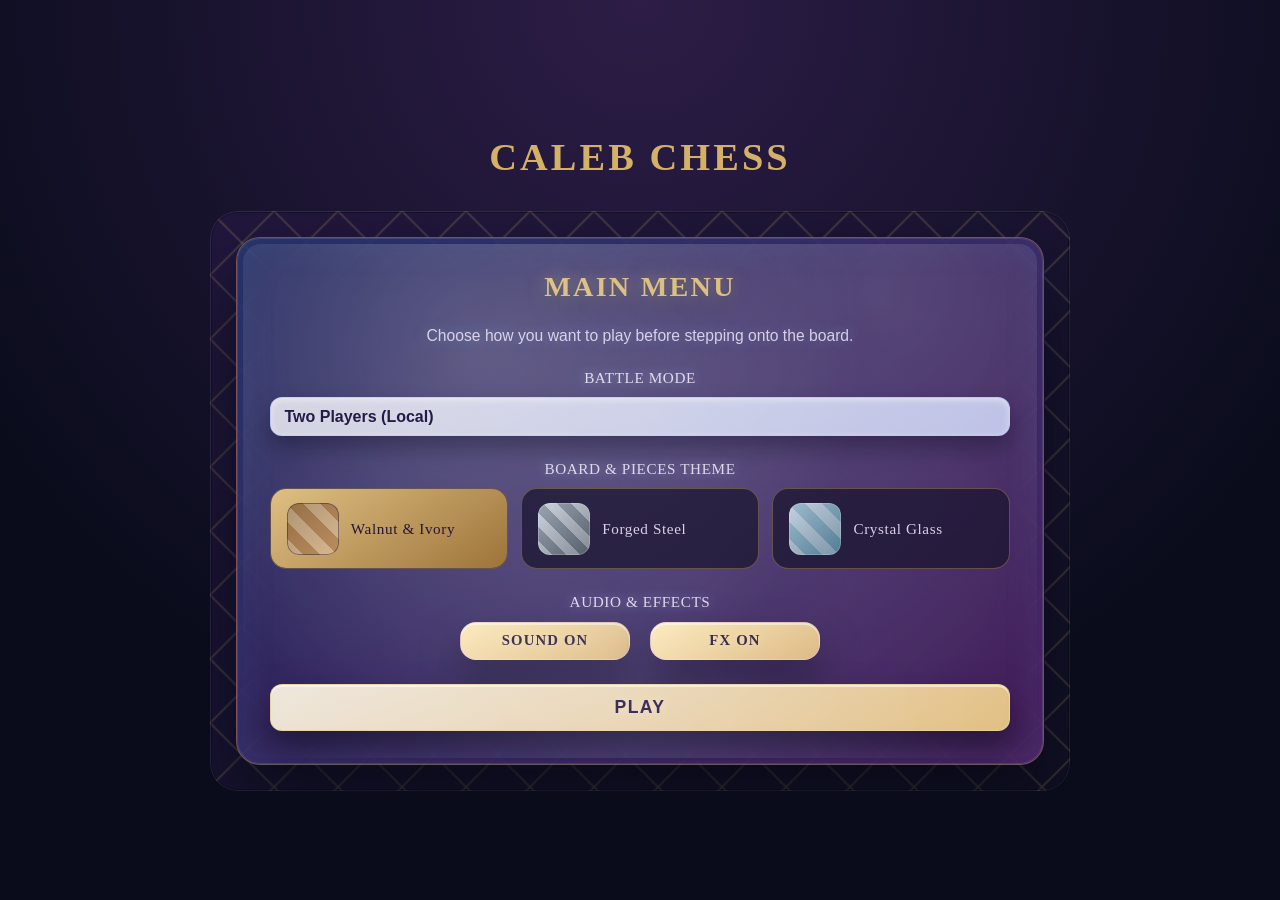
<file: index.html>
<!DOCTYPE html>
<html lang="en">
<head>
  <meta charset="UTF-8">
  <meta name="viewport" content="width=device-width, initial-scale=1.0">
  <title>Caleb Chess</title>
  <link rel="stylesheet" href="styles.css">
</head>
<body>
  <main class="page">
    <h1 class="title">Caleb Chess</h1>

    <section id="menu-screen" class="menu-screen" aria-label="Main menu">
      <div class="menu-panel">
        <h2 class="menu-title">Main Menu</h2>
        <p class="menu-tagline">Choose how you want to play before stepping onto the board.</p>

        <div class="menu-group">
          <label class="menu-control" for="menu-mode">Battle Mode</label>
          <select id="menu-mode" aria-label="Select battle mode">
            <option value="human">Two Players (Local)</option>
            <option value="ai-white">Single Player — You Play White</option>
            <option value="ai-black">Single Player — You Play Black</option>
          </select>
        </div>

        <div class="menu-group" id="difficulty-menu-group">
          <span class="menu-control" id="difficulty-label">Difficulty</span>
          <div class="difficulty-grid" role="radiogroup" aria-labelledby="difficulty-label">
            <label class="difficulty-option">
              <input type="radio" name="menu-difficulty" value="easy">
              <span>Easy</span>
            </label>
            <label class="difficulty-option">
              <input type="radio" name="menu-difficulty" value="normal" checked>
              <span>Normal</span>
            </label>
            <label class="difficulty-option">
              <input type="radio" name="menu-difficulty" value="hard">
              <span>Hard</span>
            </label>
            <label class="difficulty-option">
              <input type="radio" name="menu-difficulty" value="pro">
              <span>Pro</span>
            </label>
          </div>
        </div>

        <div class="menu-group theme-group">
          <span class="menu-control">Board &amp; Pieces Theme</span>
          <div class="theme-grid" role="radiogroup" aria-label="Select board and piece theme">
            <label class="theme-option theme-option-wood">
              <input type="radio" name="menu-theme" value="wood" checked>
              <span>Walnut &amp; Ivory</span>
            </label>
            <label class="theme-option theme-option-metal">
              <input type="radio" name="menu-theme" value="metal">
              <span>Forged Steel</span>
            </label>
            <label class="theme-option theme-option-glass">
              <input type="radio" name="menu-theme" value="glass">
              <span>Crystal Glass</span>
            </label>
          </div>
        </div>

        <div class="menu-group toggles-group">
          <span class="menu-control">Audio &amp; Effects</span>
          <div class="menu-toggle-row dual-toggle-row">
            <button type="button" id="sound-toggle" class="menu-toggle-button active" aria-pressed="true">Sound On</button>
            <button type="button" id="animation-toggle" class="menu-toggle-button active" aria-pressed="true">FX On</button>
          </div>
        </div>

        <button id="play-button" type="button" class="play-button">Play</button>
      </div>
    </section>

    <section id="game-screen" class="game-screen hidden" aria-label="Chess game">
      <div class="game-topbar">
        <button id="back-to-menu" type="button" class="ghost-button">Main Menu</button>
        <div class="session-settings">
          <p><strong>Mode:</strong> <span id="active-mode">Two Players (Local)</span></p>
          <p class="session-difficulty"><strong>Difficulty:</strong> <span id="active-difficulty">Normal</span></p>
          <p class="session-theme"><strong>Theme:</strong> <span id="active-theme">Walnut &amp; Ivory</span></p>
        </div>
        <div class="session-controls">
          <label class="inline-select" for="in-game-theme">
            <span>Change Theme</span>
            <select id="in-game-theme" aria-label="Change active board theme">
              <option value="wood">Walnut &amp; Ivory</option>
              <option value="metal">Forged Steel</option>
              <option value="glass">Crystal Glass</option>
            </select>
          </label>
          <label class="inline-toggle sound-toggle">
            <input type="checkbox" id="in-game-sound-toggle" checked>
            <span class="toggle-slider" aria-hidden="true"></span>
            <span class="toggle-label" id="game-sound-status">Sound</span>
          </label>
          <label class="inline-toggle fx-toggle">
            <input type="checkbox" id="in-game-animation-toggle" checked>
            <span class="toggle-slider" aria-hidden="true"></span>
            <span class="toggle-label" id="game-animation-status">FX</span>
          </label>
        </div>
        <button id="new-game" type="button">Restart</button>
      </div>

      <section class="status" aria-live="polite">
        <p id="turn-indicator">White to move</p>
        <p id="game-status">Select Play from the menu to begin.</p>
      </section>
      <section class="board-wrapper">
        <div id="chessboard" class="board" aria-label="Chess board" role="grid"></div>
        <div
          id="check-alert"
          class="check-alert"
          role="status"
          aria-live="assertive"
          aria-hidden="true"
        >
          <p id="check-message"></p>
        </div>
        <div id="victory-banner" class="victory-banner hidden" role="status" aria-live="assertive">
          <p id="victory-message"></p>
        </div>
      </section>
    </section>
  </main>
  <script src="script.js"></script>
</body>
</html>
</file>
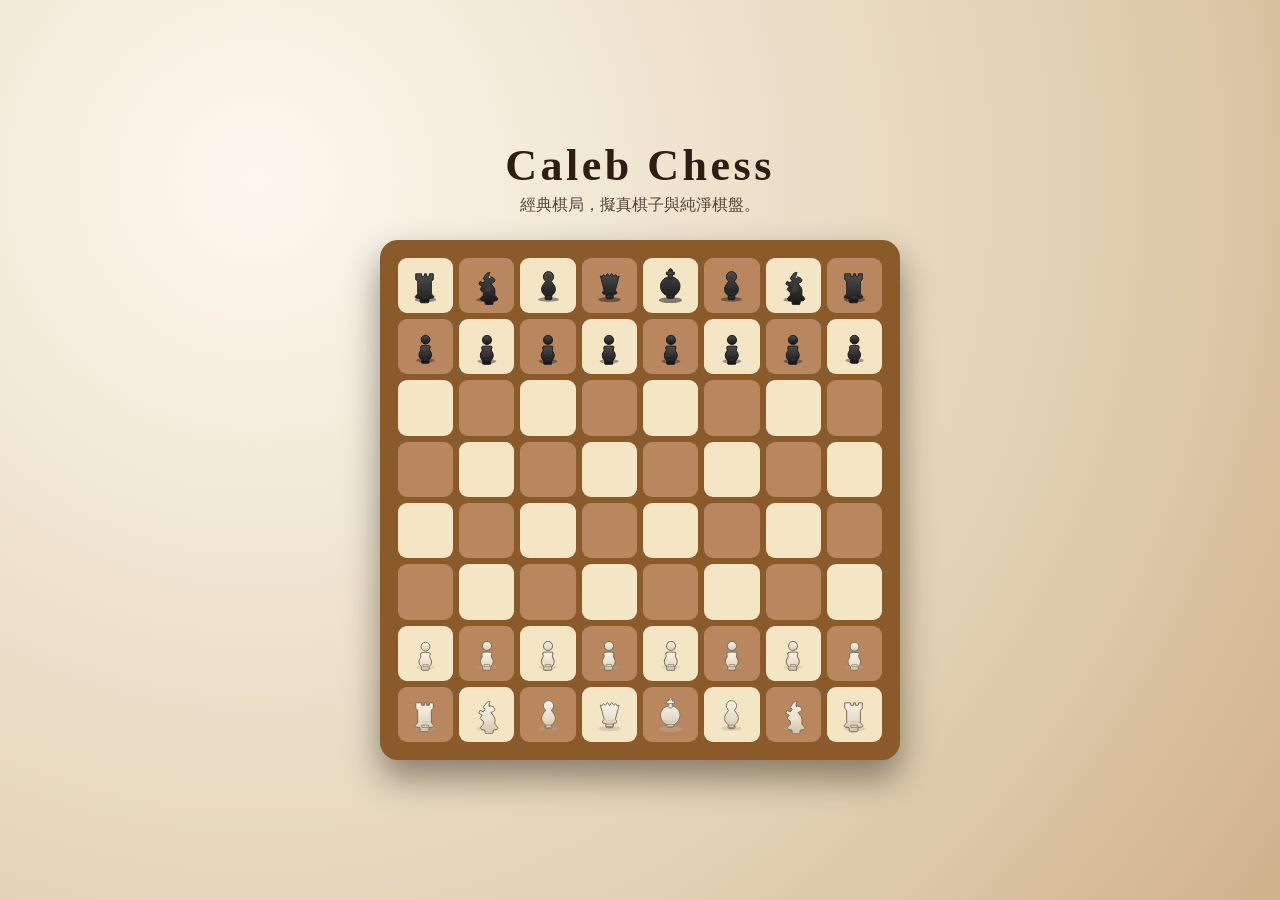
<file: public/index.html>
<!DOCTYPE html>
<html lang="zh-Hant">
  <head>
    <meta charset="utf-8" />
    <meta name="viewport" content="width=device-width, initial-scale=1" />
    <title>Caleb Chess</title>
    <link rel="stylesheet" href="../styles/chess.css" />
  </head>
  <body>
    <main class="page">
      <section class="board-panel">
        <header class="board-header">
          <h1>Caleb Chess</h1>
          <p>經典棋局，擬真棋子與純淨棋盤。</p>
        </header>
        <div class="board" id="chessboard" aria-label="棋盤" role="grid"></div>
      </section>
    </main>
    <script src="../scripts/chess.js" type="module"></script>
  </body>
</html>
</file>
<file: styles.css>
:root {
  --board-size: min(86vw, 78vh);
  --highlight: rgba(255, 213, 97, 0.35);
  --move-highlight: rgba(122, 169, 255, 0.32);
  --last-move-from: rgba(215, 160, 64, 0.32);
  --last-move-to: rgba(120, 200, 160, 0.32);
  --capture-flash: rgba(255, 240, 160, 0.45);
  --fx-burst: rgba(255, 255, 255, 0.65);
  --royal-navy: #1a2040;
  --royal-indigo: #301e4d;
  --royal-gold: #d4b166;
  --royal-gold-deep: #8c6a2f;
  --panel-glass: rgba(22, 24, 52, 0.82);
  --panel-border: rgba(212, 177, 102, 0.35);
  --menu-diamond-bg: linear-gradient(135deg, rgba(37, 25, 66, 0.92), rgba(19, 18, 40, 0.92));
  --menu-diamond-line: rgba(200, 170, 110, 0.28);
  --crystal-panel: linear-gradient(140deg, rgba(34, 46, 102, 0.82), rgba(84, 32, 104, 0.78));
  --crystal-panel-glow: rgba(180, 226, 255, 0.18);
  --crystal-panel-highlight: rgba(255, 255, 255, 0.32);
  --crystal-button: linear-gradient(150deg, rgba(255, 248, 232, 0.92), rgba(233, 198, 132, 0.96));
  --crystal-button-active: linear-gradient(150deg, rgba(255, 236, 184, 0.98), rgba(222, 184, 124, 0.98));
  --crystal-button-off: linear-gradient(150deg, rgba(58, 46, 92, 0.92), rgba(22, 20, 52, 0.9));
  --crystal-text-glow: rgba(186, 226, 255, 0.45);
  --board-surface: linear-gradient(135deg, rgba(86, 63, 38, 0.9), rgba(44, 31, 20, 0.98));
  --board-frame: rgba(214, 180, 110, 0.95);
  --board-shadow: rgba(0, 0, 0, 0.55);
  --square-light: #f2ddc2;
  --square-dark: #8e6033;
  --square-overlay: rgba(255, 255, 255, 0.08);
  --piece-white-body: radial-gradient(circle at 30% 26%, rgba(255, 255, 255, 0.95) 0%, rgba(232, 244, 255, 0.8) 48%, rgba(188, 214, 255, 0.45) 78%, rgba(168, 196, 240, 0.18) 100%);
  --piece-black-body: radial-gradient(circle at 34% 26%, rgba(34, 38, 56, 0.94) 0%, rgba(20, 22, 36, 0.92) 42%, rgba(10, 12, 22, 0.88) 68%, rgba(6, 8, 16, 0.82) 82%, rgba(2, 3, 8, 0.78) 100%);
  --piece-white-symbol: rgba(52, 72, 112, 0.82);
  --piece-black-symbol: rgba(244, 248, 255, 0.92);
  --piece-shadow: rgba(0, 0, 0, 0.55);
  --piece-white-rim: linear-gradient(135deg, rgba(255, 255, 255, 0.75), rgba(210, 226, 255, 0.18));
  --piece-black-rim: linear-gradient(135deg, rgba(76, 88, 128, 0.5), rgba(14, 16, 28, 0.75));
  --piece-core-glow: radial-gradient(circle at 48% 62%, rgba(255, 255, 255, 0.55) 0%, rgba(255, 255, 255, 0.16) 48%, rgba(255, 255, 255, 0.05) 65%, transparent 100%);
  font-family: 'Poppins', 'Segoe UI', Tahoma, Geneva, Verdana, sans-serif;
}

body.theme-metal {
  --board-surface: linear-gradient(135deg, rgba(92, 108, 128, 0.92), rgba(38, 46, 60, 0.98));
  --board-frame: rgba(180, 190, 210, 0.9);
  --board-shadow: rgba(16, 24, 34, 0.7);
  --square-light: #d8e2f0;
  --square-dark: #435060;
  --square-overlay: rgba(255, 255, 255, 0.12);
  --capture-flash: rgba(198, 226, 255, 0.55);
}

body.theme-glass {
  --board-surface: linear-gradient(135deg, rgba(150, 204, 223, 0.82), rgba(60, 95, 124, 0.95));
  --board-frame: rgba(186, 226, 242, 0.85);
  --board-shadow: rgba(8, 22, 32, 0.55);
  --square-light: #c8e5f1;
  --square-dark: #244a63;
  --square-overlay: rgba(255, 255, 255, 0.18);
  --capture-flash: rgba(196, 248, 255, 0.55);
}


* {
  box-sizing: border-box;
}

body {
  margin: 0;
  background: radial-gradient(circle at top, #2d1d47, #0a0c1c 70%);
  min-height: 100vh;
  display: flex;
  justify-content: center;
  align-items: center;
  color: #f5f7ff;
  padding: 1.5rem;
  transition: background 0.4s ease;
}

body.theme-metal {
  background: radial-gradient(circle at top, #233046, #0a111b 70%);
}

body.theme-glass {
  background: radial-gradient(circle at top, #5fa4c2, #0a1a27 75%);
}

.page {
  text-align: center;
  padding: 1.5rem;
  max-width: 1080px;
  width: 100%;
  display: grid;
  gap: 1.5rem;
  place-items: center;
}

.title {
  margin-bottom: 0.5rem;
  letter-spacing: 0.08em;
  text-transform: uppercase;
  font-size: clamp(2rem, 3vw, 2.6rem);
  font-family: 'Cinzel', 'Times New Roman', serif;
  color: var(--royal-gold);
}

.menu-screen {
  width: min(860px, 100%);
  position: relative;
  padding: clamp(1rem, 2vw, 1.6rem);
  border-radius: 28px;
  overflow: hidden;
  isolation: isolate;
}

.menu-screen::before {
  content: '';
  position: absolute;
  inset: 0;
  background: var(--menu-diamond-bg);
  background-image:
    linear-gradient(135deg, transparent 48%, var(--menu-diamond-line) 50%, transparent 52%),
    linear-gradient(45deg, transparent 48%, var(--menu-diamond-line) 50%, transparent 52%),
    var(--menu-diamond-bg);
  background-size: 64px 64px, 64px 64px, cover;
  opacity: 0.85;
  z-index: -2;
}

.menu-screen::after {
  content: '';
  position: absolute;
  inset: 0;
  border-radius: inherit;
  border: 1px solid rgba(255, 255, 255, 0.08);
  box-shadow: inset 0 0 0 1px rgba(0, 0, 0, 0.3);
  z-index: -1;
}

.menu-panel {
  position: relative;
  background: var(--crystal-panel);
  padding: clamp(1.6rem, 2.6vw, 2.9rem);
  border-radius: 24px;
  border: 1px solid var(--panel-border);
  box-shadow: 0 38px 68px rgba(6, 8, 18, 0.7), inset 0 0 0 1px rgba(255, 255, 255, 0.06);
  display: grid;
  gap: 1.5rem;
  color: #f8f4ff;
  overflow: hidden;
  backdrop-filter: blur(26px) saturate(125%);
}

.menu-panel::before {
  content: '';
  position: absolute;
  inset: 6px;
  border-radius: 18px;
  background: radial-gradient(circle at 30% 20%, var(--crystal-panel-highlight), transparent 55%),
    radial-gradient(circle at 80% 10%, rgba(255, 255, 255, 0.22), transparent 50%),
    radial-gradient(circle at 50% 85%, var(--crystal-panel-glow), transparent 70%);
  opacity: 0.75;
  pointer-events: none;
  mix-blend-mode: screen;
}

.menu-panel::after {
  content: '';
  position: absolute;
  inset: 0;
  border-radius: inherit;
  border: 1px solid rgba(255, 255, 255, 0.08);
  box-shadow: inset 0 0 40px rgba(115, 192, 255, 0.12);
  pointer-events: none;
}

.menu-title {
  margin: 0;
  font-size: clamp(1.6rem, 2.2vw, 2.1rem);
  text-transform: uppercase;
  letter-spacing: 0.08em;
  color: var(--royal-gold);
  font-family: 'Cinzel', 'Times New Roman', serif;
  text-shadow: 0 6px 18px rgba(0, 0, 0, 0.55), 0 0 18px rgba(255, 228, 168, 0.45);
}

.menu-tagline {
  margin: 0;
  color: rgba(244, 231, 255, 0.82);
  font-size: 0.98rem;
  text-shadow: 0 0 14px rgba(120, 196, 255, 0.35);
}

.menu-group {
  display: grid;
  gap: 0.65rem;
}

.toggles-group {
  justify-items: center;
}

.toggles-group .menu-control {
  text-align: center;
}

.menu-control {
  font-size: 0.95rem;
  letter-spacing: 0.04em;
  color: rgba(244, 231, 255, 0.88);
  text-transform: uppercase;
  font-family: 'Cinzel', 'Times New Roman', serif;
  text-shadow: 0 0 12px var(--crystal-text-glow);
}

select,
button {
  padding: 0.6rem 0.85rem;
  border-radius: 12px;
  border: none;
  font-size: 1rem;
  font-weight: 600;
}

select {
  background: linear-gradient(145deg, rgba(255, 255, 255, 0.78), rgba(213, 225, 255, 0.82));
  color: #241a46;
  appearance: none;
  border: 1px solid rgba(196, 200, 255, 0.45);
  box-shadow: inset 0 2px 6px rgba(255, 255, 255, 0.5), 0 12px 22px rgba(8, 8, 28, 0.35);
  cursor: pointer;
  backdrop-filter: blur(6px) saturate(120%);
}

select option {
  color: #2c1a4a;
}

button {
  cursor: pointer;
  background: var(--crystal-button);
  color: #2b1344;
  transition: transform 0.2s ease, box-shadow 0.2s ease, background 0.2s ease;
  box-shadow: 0 18px 34px rgba(10, 6, 20, 0.55), inset 0 2px 0 rgba(255, 255, 255, 0.55);
  border: 1px solid rgba(234, 210, 152, 0.85);
  text-shadow: 0 0 12px rgba(255, 245, 210, 0.6);
}

button:hover {
  transform: translateY(-2px);
  box-shadow: 0 22px 38px rgba(10, 6, 24, 0.58);
  background: var(--crystal-button-active);
}

.play-button {
  font-size: 1.1rem;
  padding-block: 0.75rem;
  letter-spacing: 0.08em;
  text-transform: uppercase;
}

.ghost-button {
  background: rgba(34, 24, 60, 0.85);
  border: 1px solid rgba(214, 180, 110, 0.65);
  color: var(--royal-gold);
  box-shadow: none;
}

.ghost-button:hover {
  background: rgba(46, 32, 74, 0.95);
  box-shadow: none;
  transform: none;
}

.difficulty-grid {
  display: grid;
  grid-template-columns: repeat(auto-fit, minmax(120px, 1fr));
  gap: 0.75rem;
}

.difficulty-option {
  position: relative;
  overflow: hidden;
  border-radius: 14px;
  background: rgba(36, 26, 62, 0.65);
  border: 1px solid rgba(214, 180, 110, 0.28);
  display: flex;
  justify-content: center;
  align-items: center;
  cursor: pointer;
  transition: transform 0.15s ease, box-shadow 0.15s ease, background 0.15s ease;
}

.difficulty-option input {
  position: absolute;
  inset: 0;
  opacity: 0;
  cursor: pointer;
}

.difficulty-option span {
  padding: 0.65rem 0.75rem;
  font-weight: 600;
  letter-spacing: 0.04em;
  width: 100%;
  text-align: center;
  border-radius: inherit;
  transition: transform 0.15s ease, box-shadow 0.15s ease, background 0.15s ease;
  color: rgba(244, 231, 255, 0.85);
}

.difficulty-option input:checked + span {
  box-shadow: 0 14px 26px rgba(10, 8, 18, 0.45);
  transform: translateY(-2px);
  background: linear-gradient(135deg, rgba(239, 205, 137, 0.95), rgba(167, 123, 58, 0.95));
  color: #271437;
}

.difficulty-option input:focus-visible + span {
  outline: 2px solid rgba(255, 255, 255, 0.8);
  outline-offset: 2px;
}

.theme-grid {
  display: grid;
  grid-template-columns: repeat(auto-fit, minmax(160px, 1fr));
  gap: 0.85rem;
}

.theme-option {
  position: relative;
  overflow: hidden;
  border-radius: 16px;
  border: 1px solid rgba(214, 180, 110, 0.35);
  background: rgba(26, 20, 46, 0.72);
  cursor: pointer;
  transition: transform 0.2s ease, box-shadow 0.2s ease, border 0.2s ease;
}

.theme-option:hover {
  transform: translateY(-3px);
  box-shadow: 0 18px 36px rgba(8, 4, 18, 0.5);
  border-color: rgba(214, 180, 110, 0.65);
}

.theme-option input {
  position: absolute;
  inset: 0;
  opacity: 0;
  cursor: pointer;
}

.theme-option span {
  display: flex;
  align-items: center;
  gap: 0.75rem;
  padding: 0.85rem 1rem;
  color: rgba(244, 231, 255, 0.88);
  font-family: 'Cinzel', 'Times New Roman', serif;
  font-size: 0.95rem;
  letter-spacing: 0.04em;
}

.theme-option span::before {
  content: '';
  width: 52px;
  aspect-ratio: 1;
  border-radius: 12px;
  flex-shrink: 0;
  box-shadow: inset 0 0 0 1px rgba(255, 255, 255, 0.18);
}

.theme-option input:checked + span {
  background: linear-gradient(145deg, rgba(239, 205, 137, 0.92), rgba(167, 123, 58, 0.92));
  color: #271437;
  box-shadow: 0 16px 32px rgba(8, 4, 18, 0.48);
}

.theme-option input:checked + span::before {
  box-shadow: inset 0 0 0 1px rgba(39, 20, 55, 0.45);
}

.theme-option-wood span::before {
  background:
    linear-gradient(135deg, rgba(0, 0, 0, 0.18), rgba(255, 255, 255, 0.05)),
    repeating-linear-gradient(45deg, #d6b48a, #d6b48a 12px, #b78856 12px, #b78856 24px);
}

.theme-option-metal span::before {
  background:
    linear-gradient(135deg, rgba(255, 255, 255, 0.25), rgba(0, 0, 0, 0.3)),
    repeating-linear-gradient(45deg, #bcc6d4, #bcc6d4 10px, #7a8899 10px, #7a8899 20px);
}

.theme-option-glass span::before {
  background:
    linear-gradient(135deg, rgba(255, 255, 255, 0.35), rgba(22, 48, 70, 0.28)),
    repeating-linear-gradient(45deg, rgba(205, 238, 255, 0.75), rgba(205, 238, 255, 0.75) 12px,
      rgba(129, 194, 221, 0.75) 12px, rgba(129, 194, 221, 0.75) 24px);
}

.theme-option input:focus-visible + span {
  outline: 2px solid rgba(255, 255, 255, 0.85);
  outline-offset: 3px;
}

.menu-toggle-row {
  display: flex;
  width: 100%;
  justify-content: center;
  gap: clamp(0.75rem, 2vw, 1.25rem);
}

.dual-toggle-row {
  flex-wrap: wrap;
}

.menu-toggle-button {
  flex: 0 1 170px;
  min-width: 140px;
  padding: 0.6rem 0.8rem;
  border-radius: 16px;
  border: 1px solid rgba(214, 192, 255, 0.35);
  background: var(--crystal-button-off);
  color: rgba(222, 210, 255, 0.88);
  font-family: 'Cinzel', 'Times New Roman', serif;
  font-size: 0.92rem;
  letter-spacing: 0.08em;
  text-transform: uppercase;
  box-shadow: 0 16px 30px rgba(10, 6, 24, 0.52), inset 0 1px 0 rgba(255, 255, 255, 0.12);
  transition: transform 0.2s ease, box-shadow 0.2s ease, background 0.2s ease, color 0.2s ease;
}

.menu-toggle-button:hover {
  transform: translateY(-2px);
  box-shadow: 0 16px 28px rgba(8, 4, 18, 0.45);
}

.menu-toggle-button.active {
  background: var(--crystal-button-active);
  color: #281438;
  box-shadow: 0 22px 38px rgba(8, 4, 18, 0.5), inset 0 2px 0 rgba(255, 255, 255, 0.45);
}

.menu-toggle-button:focus-visible {
  outline: 2px solid rgba(255, 255, 255, 0.85);
  outline-offset: 3px;
}

.menu-toggle-button:active {
  transform: translateY(0);
  box-shadow: 0 12px 24px rgba(8, 4, 18, 0.4);
}

.toggle {
  position: relative;
  display: inline-flex;
  align-items: center;
  gap: 0.65rem;
  cursor: pointer;
  font-weight: 600;
}

.toggle input {
  position: absolute;
  opacity: 0;
  inset: 0;
  cursor: pointer;
}

.toggle-slider {
  width: 56px;
  height: 28px;
  border-radius: 999px;
  background: rgba(255, 255, 255, 0.2);
  position: relative;
  transition: background 0.2s ease;
}

.toggle-slider::after {
  content: '';
  position: absolute;
  top: 3px;
  left: 3px;
  width: 22px;
  height: 22px;
  border-radius: 50%;
  background: #fff;
  box-shadow: 0 4px 10px rgba(0, 0, 0, 0.25);
  transition: transform 0.2s ease;
}

.toggle input:checked + .toggle-slider {
  background: linear-gradient(135deg, #4fd1c5, #2c7be5);
}

.toggle input:checked + .toggle-slider::after {
  transform: translateX(28px);
}

.toggle-label {
  font-size: 0.95rem;
}

.game-screen {
  width: 100%;
  display: grid;
  gap: 1.2rem;
}

.hidden {
  display: none !important;
}

.game-topbar {
  width: 100%;
  display: flex;
  flex-wrap: wrap;
  align-items: center;
  justify-content: space-between;
  gap: 0.75rem;
  background: rgba(24, 24, 54, 0.72);
  padding: 0.9rem 1.2rem;
  border-radius: 14px;
  border: 1px solid var(--panel-border);
  box-shadow: 0 14px 32px rgba(6, 10, 18, 0.5);
}

.session-settings {
  display: flex;
  align-items: center;
  gap: clamp(0.85rem, 2vw, 2.5rem);
  flex-wrap: wrap;
  font-size: 0.95rem;
}

.session-settings p {
  margin: 0;
}

.session-theme {
  font-size: 0.95rem;
}

.session-controls {
  display: flex;
  align-items: center;
  gap: clamp(0.75rem, 2vw, 1.6rem);
  flex-wrap: wrap;
  justify-content: center;
}

.inline-select {
  display: grid;
  grid-template-columns: auto;
  gap: 0.3rem;
  background: rgba(32, 26, 58, 0.72);
  border-radius: 14px;
  padding: 0.4rem 0.75rem 0.6rem;
  border: 1px solid rgba(214, 180, 110, 0.35);
}

.inline-select span {
  font-size: 0.78rem;
  letter-spacing: 0.06em;
  text-transform: uppercase;
  color: rgba(244, 231, 255, 0.7);
}

.inline-select select {
  font-size: 0.95rem;
  font-weight: 600;
  background: rgba(252, 247, 236, 0.92);
  color: #2c1a4a;
  border-radius: 10px;
  border: 1px solid rgba(214, 180, 110, 0.45);
  padding: 0.35rem 0.6rem;
  box-shadow: inset 0 2px 6px rgba(0, 0, 0, 0.12);
}

.inline-select select:focus-visible {
  outline: 2px solid rgba(255, 255, 255, 0.85);
  outline-offset: 2px;
}

.inline-toggle.sound-toggle,
.inline-toggle.fx-toggle {
  background: rgba(32, 26, 58, 0.72);
  padding: 0.45rem 0.85rem 0.65rem 3.65rem;
  border-radius: 14px;
  border: 1px solid rgba(214, 180, 110, 0.35);
  box-shadow: inset 0 1px 0 rgba(255, 255, 255, 0.1), 0 18px 34px rgba(4, 6, 16, 0.45);
}

.inline-toggle.sound-toggle .toggle-label,
.inline-toggle.fx-toggle .toggle-label {
  letter-spacing: 0.05em;
  text-transform: uppercase;
}

.session-difficulty.hidden {
  display: none !important;
}

.inline-toggle {
  display: inline-flex;
  align-items: center;
  gap: 0.4rem;
  cursor: pointer;
  position: relative;
  padding-left: 64px;
}

.inline-toggle input {
  position: absolute;
  opacity: 0;
  inset: 0;
  cursor: pointer;
}

.inline-toggle .toggle-slider {
  position: absolute;
  left: 0;
  width: 58px;
  height: 30px;
  border-radius: 999px;
  background: linear-gradient(145deg, rgba(38, 30, 62, 0.85), rgba(14, 12, 28, 0.95));
  border: 1px solid rgba(210, 182, 120, 0.35);
  box-shadow: inset 0 2px 4px rgba(0, 0, 0, 0.45), 0 6px 12px rgba(8, 10, 22, 0.55);
  transition: background 0.2s ease, border-color 0.2s ease;
}

.inline-toggle .toggle-label {
  font-size: 0.9rem;
}

.inline-toggle .toggle-slider::after {
  content: '';
  position: absolute;
  top: 3px;
  left: 3px;
  width: 24px;
  height: 24px;
  border-radius: 50%;
  background: linear-gradient(135deg, rgba(255, 248, 232, 0.92), rgba(233, 198, 132, 0.96));
  box-shadow: 0 6px 12px rgba(8, 6, 18, 0.5), inset 0 1px 0 rgba(255, 255, 255, 0.65);
  transition: transform 0.2s ease, box-shadow 0.2s ease;
}

.inline-toggle input:checked + .toggle-slider {
  background: linear-gradient(145deg, rgba(255, 236, 184, 0.92), rgba(222, 184, 124, 0.95));
  border-color: rgba(255, 232, 180, 0.7);
}

.inline-toggle input:checked + .toggle-slider::after {
  transform: translateX(28px);
  box-shadow: 0 6px 16px rgba(12, 10, 28, 0.55), inset 0 1px 0 rgba(255, 255, 255, 0.72);
}

.status {
  background: rgba(30, 24, 58, 0.72);
  padding: 0.9rem 1.4rem;
  border-radius: 14px;
  display: inline-flex;
  flex-direction: column;
  gap: 0.35rem;
  text-align: left;
  border: 1px solid rgba(214, 180, 110, 0.35);
  box-shadow: 0 14px 32px rgba(6, 10, 18, 0.5);
}

.status p {
  margin: 0;
  font-size: 0.95rem;
  letter-spacing: 0.03em;
}

.board-wrapper {
  display: grid;
  place-items: center;
  padding: clamp(0.75rem, 1vw + 0.45rem, 1.4rem);
  border-radius: 22px;
  background: linear-gradient(155deg, rgba(22, 26, 62, 0.92), rgba(40, 24, 60, 0.88));
  box-shadow: 0 38px 70px rgba(5, 6, 18, 0.75);
  border: 1px solid rgba(214, 180, 110, 0.55);
  position: relative;
  isolation: isolate;
}

.board-wrapper::before {
  content: '';
  position: absolute;
  inset: clamp(8px, 1vw, 14px);
  border-radius: inherit;
  background: radial-gradient(circle, rgba(221, 188, 116, 0.45), transparent 70%);
  z-index: -1;
  filter: blur(18px);
  opacity: 0.7;
}

.check-alert {
  position: absolute;
  top: clamp(1rem, 2vw, 1.6rem);
  left: 50%;
  transform: translate(-50%, -0.6rem);
  padding: clamp(0.55rem, 1vw, 0.8rem) clamp(1.2rem, 2vw, 1.8rem);
  border-radius: 999px;
  background: linear-gradient(145deg, rgba(36, 42, 88, 0.92), rgba(20, 26, 60, 0.88));
  border: 1px solid rgba(247, 214, 134, 0.55);
  box-shadow: 0 18px 38px rgba(8, 10, 28, 0.55), inset 0 1px 0 rgba(255, 255, 255, 0.35);
  color: #fff7e5;
  font-family: 'Cinzel', 'Times New Roman', serif;
  letter-spacing: 0.08em;
  text-transform: uppercase;
  font-size: clamp(0.9rem, 1.4vw, 1.1rem);
  text-shadow: 0 6px 16px rgba(0, 0, 0, 0.5), 0 0 18px rgba(255, 232, 168, 0.45);
  pointer-events: none;
  opacity: 0;
  transition: opacity 0.25s ease, transform 0.25s ease;
  z-index: 3;
}

.check-alert.is-visible {
  opacity: 1;
  transform: translate(-50%, 0);
}

.check-alert p {
  margin: 0;
}

.victory-banner {
  position: absolute;
  inset: clamp(0.8rem, 1.5vw, 1.4rem);
  border-radius: 18px;
  display: flex;
  align-items: center;
  justify-content: center;
  text-align: center;
  background: radial-gradient(circle at 50% 32%, rgba(255, 255, 255, 0.28), rgba(154, 208, 255, 0.18) 45%, rgba(28, 32, 66, 0.82) 85%);
  border: 1px solid rgba(255, 255, 255, 0.35);
  box-shadow: 0 36px 72px rgba(6, 8, 24, 0.7), inset 0 2px 0 rgba(255, 255, 255, 0.5);
  pointer-events: none;
  color: #fff8e7;
  font-family: 'Cinzel', 'Times New Roman', serif;
  font-size: clamp(1.4rem, 2.6vw, 2.3rem);
  letter-spacing: 0.1em;
  text-transform: uppercase;
  text-shadow: 0 8px 24px rgba(0, 0, 0, 0.65), 0 0 22px rgba(255, 248, 205, 0.55);
  z-index: 2;
}

.victory-banner p {
  margin: 0;
  padding: clamp(1rem, 2.5vw, 1.8rem) clamp(1.6rem, 3vw, 2.8rem);
}

.board {
  display: grid;
  grid-template-columns: repeat(8, 1fr);
  grid-template-rows: repeat(8, 1fr);
  width: var(--board-size);
  height: var(--board-size);
  max-width: 100%;
  aspect-ratio: 1 / 1;
  border-radius: 22px;
  overflow: hidden;
  position: relative;
  background: var(--board-surface);
  border: clamp(14px, 2vw, 18px) solid var(--board-frame);
  box-shadow: inset 0 12px 28px rgba(0, 0, 0, 0.45), 0 28px 60px var(--board-shadow);
  transition: background 0.35s ease, border 0.35s ease, box-shadow 0.35s ease;
}

.board::before {
  content: '';
  position: absolute;
  inset: 6px;
  border-radius: calc(22px - 6px);
  border: 1px solid rgba(255, 255, 255, 0.12);
  pointer-events: none;
  mix-blend-mode: screen;
  opacity: 0.5;
}

.board.board-shake {
  animation: board-shake 220ms ease-in-out;
}

.square {
  position: relative;
  width: 100%;
  height: 100%;
  display: flex;
  justify-content: center;
  align-items: center;
  cursor: pointer;
  transition: background 0.2s ease;
  perspective: 600px;
}

.square.light {
  background: var(--square-light);
}

.square.dark {
  background: var(--square-dark);
}

.square::after {
  content: '';
  position: absolute;
  inset: 0;
  background: var(--square-overlay);
  mix-blend-mode: soft-light;
  pointer-events: none;
}

.square::before {
  content: '';
  position: absolute;
  inset: clamp(6px, 1vw, 12px);
  border-radius: clamp(6px, 1vw, 12px);
  pointer-events: none;
  opacity: 0;
  transition: opacity 0.2s ease;
}

.square.selected::before {
  background: var(--highlight);
  opacity: 1;
}

.square.legal-move::before {
  background: var(--move-highlight);
  opacity: 1;
}

.square.check::before {
  background: rgba(255, 69, 58, 0.35);
  opacity: 1;
}

.square.capture-flash::before {
  background: var(--capture-flash);
  opacity: 1;
  animation: capture-pulse 240ms ease-out;
}

.square.last-from::before {
  background: var(--last-move-from);
  opacity: 1;
}

.square.last-to::before {
  background: var(--last-move-to);
  opacity: 1;
}


.square .piece {
  width: 76%;
  height: 76%;
  display: flex;
  justify-content: center;
  align-items: center;
  position: relative;
  pointer-events: none;
  font-size: clamp(2rem, 5.6vw, 3.1rem);
  transition: transform 0.25s ease, filter 0.25s ease, box-shadow 0.25s ease;
  border-radius: 50%;
  box-shadow: 0 14px 24px rgba(3, 6, 18, 0.55), inset 0 3px 8px rgba(255, 255, 255, 0.45),
    inset 0 -6px 10px rgba(12, 16, 32, 0.4);
  transform-style: preserve-3d;
  backdrop-filter: blur(1.2px) saturate(120%);
}

.square .piece.white {
  color: var(--piece-white-symbol);
  background: var(--piece-white-body);
}

.square .piece.black {
  color: var(--piece-black-symbol);
  background: var(--piece-black-body);
}

.square .piece::before {
  content: '';
  position: absolute;
  inset: 0;
  border-radius: 50%;
  background: var(--piece-core-glow);
  mix-blend-mode: screen;
  opacity: 0.85;
}

.square .piece.white::before {
  box-shadow: inset 0 0 0 1px rgba(255, 255, 255, 0.45);
}

.square .piece.black::before {
  box-shadow: inset 0 0 0 1px rgba(48, 56, 88, 0.55);
}

.piece-symbol {
  display: block;
  line-height: 1;
  transform: translateY(-1%);
  font-size: 0.82em;
}

.square .piece.white .piece-symbol {
  text-shadow: 0 3px 6px rgba(20, 34, 68, 0.45), 0 -1px 1px rgba(255, 255, 255, 0.55);
}

.square .piece.black .piece-symbol {
  text-shadow: 0 3px 6px rgba(8, 10, 22, 0.7), 0 -1px 1px rgba(210, 226, 255, 0.65);
}

.piece-enter {
  animation: piece-pop 280ms ease-out;
}

.square.selected .piece,
.square.legal-move .piece {
  transform: scale(1.05);
  filter: drop-shadow(0 6px 12px rgba(0, 0, 0, 0.35));
}

.square.check .piece {
  animation: piece-pulse 600ms ease-in-out infinite;
}

.move-ghost {
  position: absolute;
  top: 0;
  left: 0;
  pointer-events: none;
  width: 0;
  height: 0;
  transform: translate3d(0, 0, 0);
  transition: transform 260ms ease-out;
  z-index: 25;
}

.move-ghost .piece {
  width: 100%;
  height: 100%;
  box-shadow: 0 16px 28px rgba(0, 0, 0, 0.5);
}

.move-ghost.fade-out {
  opacity: 0;
  transition: opacity 180ms ease-out;
}

@keyframes piece-pop {
  0% {
    transform: scale(0.7);
    opacity: 0;
  }
  70% {
    transform: scale(1.1);
    opacity: 1;
  }
  100% {
    transform: scale(1);
    opacity: 1;
  }
}

@keyframes piece-pulse {
  0% {
    transform: scale(1);
  }
  50% {
    transform: scale(1.05);
  }
  100% {
    transform: scale(1);
  }
}

@keyframes capture-pulse {
  0% {
    opacity: 1;
    transform: scale(0.92);
  }
  70% {
    opacity: 1;
    transform: scale(1.05);
  }
  100% {
    opacity: 0;
    transform: scale(1.1);
  }
}

@keyframes board-shake {
  0% {
    transform: translate3d(0, 0, 0);
  }
  25% {
    transform: translate3d(-6px, 4px, 0);
  }
  50% {
    transform: translate3d(4px, -5px, 0);
  }
  75% {
    transform: translate3d(-3px, 3px, 0);
  }
  100% {
    transform: translate3d(0, 0, 0);
  }
}

@media (max-width: 960px) {
  :root {
    --board-size: min(92vw, 70vh);
  }

  .page {
    gap: 1.1rem;
  }

  .menu-panel {
    gap: 1.1rem;
  }

  .session-settings {
    gap: 1.1rem;
  }
}

@media (max-width: 720px) {
  :root {
    --board-size: min(94vw, 68vh);
  }

  body {
    padding: 1rem 0.65rem;
  }

  .page {
    padding: 1rem;
  }

  .menu-panel {
    padding: 1.4rem;
  }

  .game-topbar {
    flex-direction: column;
    align-items: stretch;
  }

  .session-settings {
    justify-content: space-between;
  }

  .status {
    width: min(420px, 100%);
    text-align: center;
    align-items: center;
  }
}

@media (max-width: 560px) {
  :root {
    --board-size: 94vw;
  }

  .menu-panel {
    gap: 1rem;
  }

  .difficulty-grid {
    grid-template-columns: repeat(2, minmax(120px, 1fr));
  }

  .session-settings {
    flex-direction: column;
    align-items: flex-start;
  }
}
</file>
<file: styles/chess.css>
:root {
  color-scheme: light dark;
  --board-light: #f4e5c5;
  --board-dark: #b8875f;
  --board-frame: #8b5a2b;
  --board-shadow: rgba(25, 15, 5, 0.45);
  --text-color: #2e1d13;
  --accent: #c48f51;
  font-family: "Noto Serif TC", "Times New Roman", serif;
}

* {
  box-sizing: border-box;
}

body {
  margin: 0;
  min-height: 100vh;
  display: grid;
  place-items: center;
  background: radial-gradient(circle at 20% 20%, #fdf8ef, #e2d1b3 65%, #d0b28c);
  color: var(--text-color);
}

.page {
  padding: 2.5rem clamp(1rem, 2vw, 2rem);
}

.board-panel {
  max-width: min(90vw, 640px);
  display: grid;
  gap: 1.5rem;
  justify-items: center;
  text-align: center;
}

.board-header h1 {
  margin: 0 0 0.25rem;
  font-size: clamp(1.75rem, 2.6vw + 1rem, 2.75rem);
  letter-spacing: 0.08em;
}

.board-header p {
  margin: 0;
  font-size: 1rem;
  color: rgba(46, 29, 19, 0.8);
}

.board {
  width: min(85vw, 520px);
  aspect-ratio: 1 / 1;
  background: var(--board-frame);
  padding: clamp(0.75rem, 1.4vw, 1.25rem);
  border-radius: 18px;
  box-shadow: 0 18px 35px var(--board-shadow);
  display: grid;
  grid-template: repeat(8, 1fr) / repeat(8, 1fr);
  gap: clamp(3px, 0.6vw, 6px);
}

.square {
  position: relative;
  border-radius: 9px;
  display: flex;
  align-items: center;
  justify-content: center;
  transition: transform 150ms ease-out, box-shadow 150ms ease-out;
}

.square.light {
  background: var(--board-light);
}

.square.dark {
  background: var(--board-dark);
}

.square:hover {
  transform: translateY(-2px);
  box-shadow: 0 6px 12px rgba(0, 0, 0, 0.18);
}

.piece {
  width: 72%;
  height: 72%;
  background-position: center;
  background-repeat: no-repeat;
  background-size: contain;
  image-rendering: optimizeQuality;
}

.piece.white-king { background-image: url("../public/assets/pieces/white-king.svg"); }
.piece.white-queen { background-image: url("../public/assets/pieces/white-queen.svg"); }
.piece.white-rook { background-image: url("../public/assets/pieces/white-rook.svg"); }
.piece.white-bishop { background-image: url("../public/assets/pieces/white-bishop.svg"); }
.piece.white-knight { background-image: url("../public/assets/pieces/white-knight.svg"); }
.piece.white-pawn { background-image: url("../public/assets/pieces/white-pawn.svg"); }
.piece.black-king { background-image: url("../public/assets/pieces/black-king.svg"); }
.piece.black-queen { background-image: url("../public/assets/pieces/black-queen.svg"); }
.piece.black-rook { background-image: url("../public/assets/pieces/black-rook.svg"); }
.piece.black-bishop { background-image: url("../public/assets/pieces/black-bishop.svg"); }
.piece.black-knight { background-image: url("../public/assets/pieces/black-knight.svg"); }
.piece.black-pawn { background-image: url("../public/assets/pieces/black-pawn.svg"); }

@media (max-width: 520px) {
  .board {
    gap: clamp(2px, 1vw, 4px);
  }

  .piece {
    width: 78%;
    height: 78%;
  }
}
</file>
